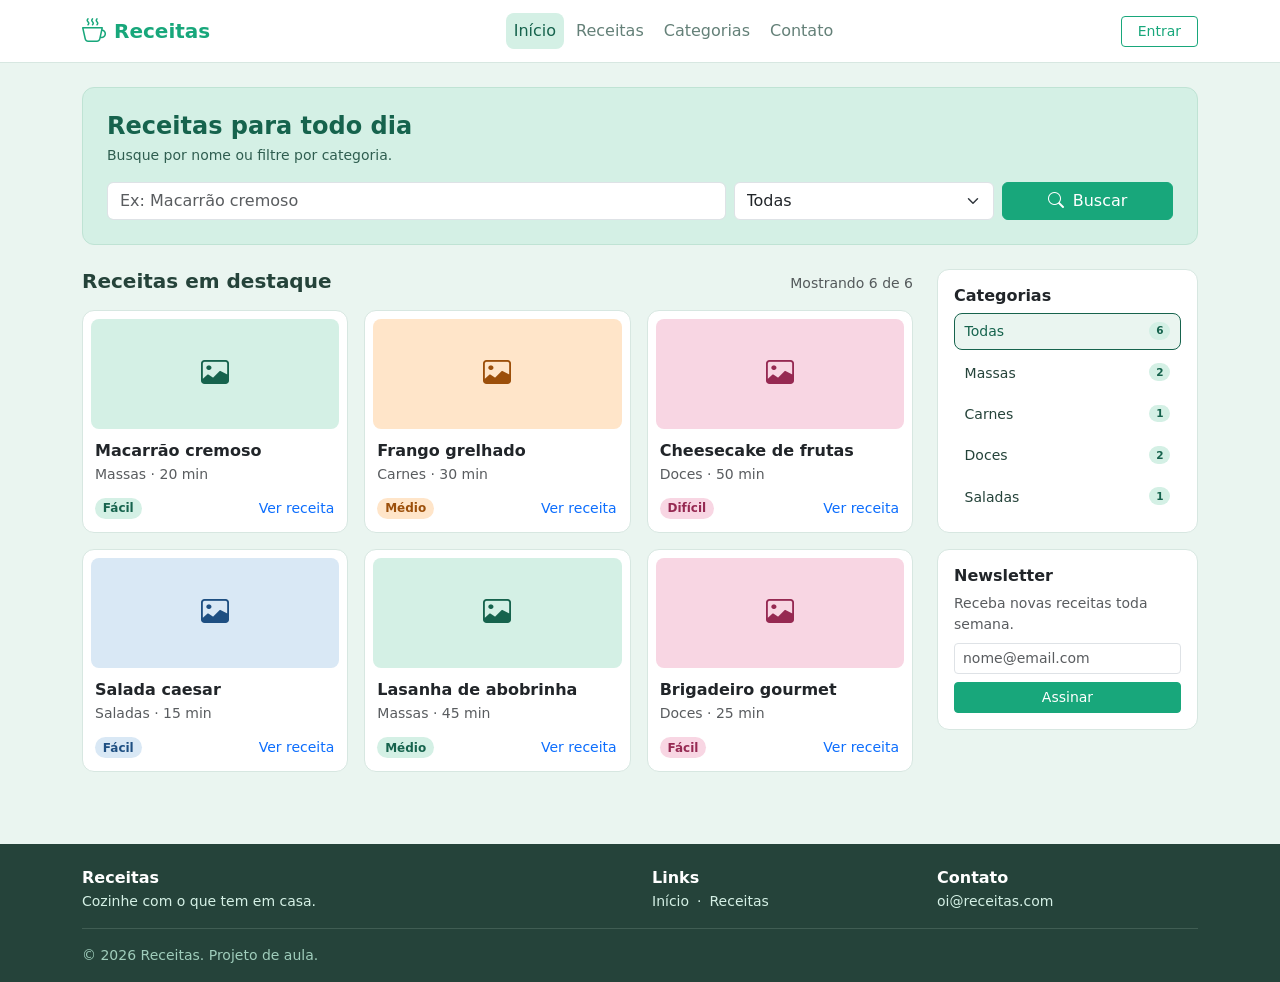
<file: index.html>
<!doctype html>
<html lang="pt-br" data-bs-theme="light">
  <head>
    <meta charset="UTF-8" />
    <meta name="viewport" content="width=device-width, initial-scale=1.0" />
    <title>Receitas — Início</title>

    <!-- Bootstrap 5.3 CSS e Bootstrap Icons -->
    <link
      href="https://cdn.jsdelivr.net/npm/bootstrap@5.3.3/dist/css/bootstrap.min.css"
      rel="stylesheet"
      integrity="sha384-QWTKZyjpPEjISv5WaRU9OFeRpok6YctnYmDr5pNlyT2bRjXh0JMhjY6hW+ALEwIH"
      crossorigin="anonymous"
    />
    <link
      rel="stylesheet"
      href="https://cdn.jsdelivr.net/npm/bootstrap-icons@1.11.3/font/bootstrap-icons.min.css"
    />

    <link rel="stylesheet" href="css/styles.css" />
  </head>

  <body>
    <!-- ================= CABEÇALHO E NAVEGAÇÃO ================= -->
    <header class="navbar-receitas sticky-top">
      <nav
        class="navbar navbar-expand-md py-2"
        aria-label="Navegação principal"
      >
        <div class="container">
          <!-- Marca / Logo -->
          <a
            class="navbar-brand brand-receitas d-flex align-items-center gap-2"
            href="index.html"
          >
            <i class="bi bi-cup-hot fs-4" aria-hidden="true"></i>
            <span id="receita">Receitas</span>
          </a>

          <!-- Botão Mobile -->
          <button
            class="navbar-toggler"
            type="button"
            data-bs-toggle="collapse"
            data-bs-target="#menuPrincipal"
            aria-controls="menuPrincipal"
            aria-expanded="false"
            aria-label="Alternar navegação"
          >
            <span class="navbar-toggler-icon"></span>
          </button>

          <!-- Links Centrais e Ação -->
          <div class="collapse navbar-collapse" id="menuPrincipal">
            <ul
              class="navbar-nav nav-receitas mx-auto gap-1 my-2 my-md-0"
              id="menu-links"
            >
              <li class="nav-item">
                <a class="nav-link active" aria-current="page" href="index.html"
                  >Início</a
                >
              </li>
              <li class="nav-item">
                <a class="nav-link" href="./pages/receitas.html">Receitas</a>
              </li>
              <li class="nav-item">
                <a class="nav-link" href="#secao-categorias">Categorias</a>
              </li>
              <li class="nav-item">
                <a class="nav-link" href="#rodape-contato">Contato</a>
              </li>
            </ul>

            <div class="d-flex align-items-center gap-2">
              <button
                type="button"
                class="btn btn-sm btn-outline-receitas px-3"
                id="btn-entrar"
              >
                Entrar
              </button>
            </div>
          </div>
        </div>
      </nav>
    </header>

    <!-- ================= CONTEÚDO PRINCIPAL ================= -->
    <main class="container py-4">
      <!-- Seção 1: Banner de Busca e Filtro -->
      <section class="section-search p-4 mb-4" aria-labelledby="titulo-busca">
        <div class="mb-3">
          <h1 id="titulo-busca" class="h4 fw-semibold mb-1">
            Receitas para todo dia
          </h1>
          <p class="small mb-0">Busque por nome ou filtre por categoria.</p>
        </div>

        <!-- Formulário de Busca (Eventos: submit, input, change) -->
        <form id="form-busca" role="search" novalidate>
          <div class="row g-2 align-items-center">
            <div class="col-12 col-md-7">
              <label for="input-busca" class="visually-hidden"
                >Buscar receita</label
              >
              <input
                type="search"
                id="input-busca"
                name="busca"
                class="form-control bg-white"
                placeholder="Ex: Macarrão cremoso"
                autocomplete="off"
              />
            </div>

            <div class="col-12 col-md-3">
              <label for="select-categoria" class="visually-hidden"
                >Filtrar por categoria</label
              >
              <select
                id="select-categoria"
                name="categoria"
                class="form-select bg-white"
              >
                <option value="todas" selected>Todas</option>
                <option value="Massas">Massas</option>
                <option value="Carnes">Carnes</option>
                <option value="Doces">Doces</option>
                <option value="Saladas">Saladas</option>
              </select>
            </div>

            <div class="col-12 col-md-2 d-grid">
              <button type="submit" id="btn-buscar" class="btn btn-receitas">
                <i class="bi bi-search me-1" aria-hidden="true"></i>
                Buscar
              </button>
            </div>
          </div>
        </form>
      </section>

      <!-- Grid Principal: Lista de Receitas (col-lg-9) + Barra Lateral (col-lg-3) -->
      <div class="row g-4 align-items-start">
        <!-- Coluna Esquerda: Receitas em Destaque -->
        <section class="col-12 col-lg-9" aria-labelledby="titulo-destaques">
          <div class="d-flex justify-content-between align-items-baseline mb-3">
            <h2 id="titulo-destaques" class="h5 fw-semibold mb-0">
              Receitas em destaque
            </h2>
            <small id="contador-receitas" class="text-muted"
              >Mostrando 6 de 6</small
            >
          </div>

          <!-- Mensagem de estado vazio (oculta por padrão; exibir via JS quando filter retornar []) -->
          <div
            id="mensagem-vazia"
            class="alert alert-light border text-center py-4 d-none"
            role="status"
          >
            <i
              class="bi bi-search fs-4 d-block mb-1 text-muted"
              aria-hidden="true"
            ></i>
            <span id="texto-mensagem-vazia"
              >Nenhuma receita encontrada para o filtro informado.</span
            >
          </div>

          <!-- Container dos Cards (Alvo para renderização dinâmica com map/filter/template) -->
          <div id="lista-receitas" class="row g-3">
          
          </div>
        </section>

        <!-- Coluna Direita: Barra Lateral (Categorias e Newsletter) -->
        <aside
          id="secao-categorias"
          class="col-12 col-lg-3"
          aria-label="Categorias e newsletter"
        >
          <!-- Bloco 1: Categorias -->
          <div class="card card-aside p-3 mb-3">
            <h2 class="h6 fw-semibold mb-2">Categorias</h2>
            <ul
              id="lista-categorias"
              class="list-unstyled mb-0 d-flex flex-column gap-1"
            >
            </ul>
          </div>

          <!-- Bloco 2: Formulário de Newsletter (Validação básica e mensagens) -->
          <div class="card card-aside p-3">
            <h2 class="h6 fw-semibold mb-2">Newsletter</h2>
            <p class="small text-muted mb-2">
              Receba novas receitas toda semana.
            </p>

            <form id="form-newsletter" novalidate>
              <div class="mb-2">
                <label for="input-newsletter-email" class="visually-hidden"
                  >Seu e-mail</label
                >
                <input
                  type="email"
                  id="input-newsletter-email"
                  name="email"
                  class="form-control form-control-sm"
                  placeholder="nome@email.com"
                  required
                />
                <!-- Mensagem de erro / sucesso para validação no DOM -->
                <div id="feedback-newsletter" class="invalid-feedback">
                  Informe um endereço de e-mail válido.
                </div>
              </div>

              <button
                type="submit"
                id="btn-assinar"
                class="btn btn-sm btn-receitas w-100"
              >
                Assinar
              </button>

              <!-- Alerta de confirmação dinâmica -->
              <div
                id="alerta-newsletter"
                class="alert alert-success py-1 px-2 small mt-2 mb-0 d-none"
                role="alert"
              >
                Inscrição realizada com sucesso!
              </div>
            </form>
          </div>
        </aside>
      </div>
    </main>
    <!-- ================= MODAL DE DETALHES (Para treino de find() + click) ================= -->
    <div
      class="modal fade"
      id="modalDetalhesReceita"
      tabindex="-1"
      aria-labelledby="modalDetalhesTitulo"
      aria-hidden="true"
    >
      <div class="modal-dialog modal-dialog-centered">
        <div class="modal-content">
          <div class="modal-header">
            <h3 class="modal-title h5" id="modalDetalhesTitulo">
              Título da Receita
            </h3>
            <button
              type="button"
              class="btn-close"
              data-bs-dismiss="modal"
              aria-label="Fechar"
            ></button>
          </div>
          <div class="modal-body" id="modalDetalhesCorpo">
            <!-- Preenchido dinamicamente via JS -->
          </div>
          <div class="modal-footer">
            <button
              type="button"
              class="btn btn-sm btn-secondary"
              data-bs-dismiss="modal"
            >
              Fechar
            </button>
          </div>
        </div>
      </div>
    </div>

    <!-- ================= RODAPÉ ================= -->
    <footer id="rodape-contato" class="footer-receitas mt-5 pt-4 pb-3">
      <div class="container">
        <div class="row g-4 pb-3">
          <div class="col-12 col-md-6">
            <h2 class="h6 text-white fw-semibold mb-1">Receitas</h2>
            <p class="small mb-0">Cozinhe com o que tem em casa.</p>
          </div>

          <div class="col-6 col-md-3">
            <h2 class="h6 text-white fw-semibold mb-1">Links</h2>
            <ul class="list-unstyled small mb-0 d-flex gap-2">
              <li><a href="index.html">Início</a></li>
              <li aria-hidden="true">·</li>
              <li><a href="receitas.html">Receitas</a></li>
            </ul>
          </div>

          <div class="col-6 col-md-3">
            <h2 class="h6 text-white fw-semibold mb-1">Contato</h2>
            <address class="small mb-0">
              <a href="mailto:oi@receitas.com">oi@receitas.com</a>
            </address>
          </div>
        </div>

        <div class="footer-copy pt-3 small">
          © 2026 Receitas. Projeto de aula.
        </div>
      </div>
    </footer>

    <!-- ================= TEMPLATES HTML (Para aula de clonagem e renderização dinâmica) ================= -->
    <template id="template-card-receita">
      <div class="col-12 col-sm-6 col-md-4">
        <article class="card card-receita h-100 p-2">
          <figure class="card-thumb mb-2">
            <i class="bi bi-image fs-3" aria-hidden="true"></i>
          </figure>
          <div class="card-body p-1 d-flex flex-column justify-content-between">
            <div>
              <h3 class="h6 fw-semibold mb-1 titulo-receita"></h3>
              <p class="small text-muted mb-2 info-receita"></p>
            </div>
            <div class="d-flex justify-content-between align-items-center mt-1">
              <span class="badge rounded-pill badge-dificuldade"></span>
              <button
                type="button"
                class="btn btn-sm btn-link text-decoration-none p-0 btn-detalhes"
              >
                Ver receita
              </button>
            </div>
          </div>
        </article>
      </div>
    </template>

    <template id="template-categoria-item">
      <li>
        <button
          type="button"
          class="btn btn-sm w-100 d-flex justify-content-between align-items-center btn-categoria-item"
        >
          <span class="nome-categoria"></span>
          <span class="badge rounded-pill badge-contador qtd-categoria"></span>
        </button>
      </li>
    </template>

    <!-- Bootstrap 5.3 JS Bundle -->
    <script
      src="https://cdn.jsdelivr.net/npm/bootstrap@5.3.3/dist/js/bootstrap.bundle.min.js"
      integrity="sha384-YvpcrYf0tY3lHB60NNkmXc5s9fDVZLESaAA55NDzOxhy9GkcIdslK1eN7N6jIeHz"
      crossorigin="anonymous"
    ></script>

    <!-- Script dos Alunos -->
    <script src="js/script.js"></script>
  </body>
</html>
</file>
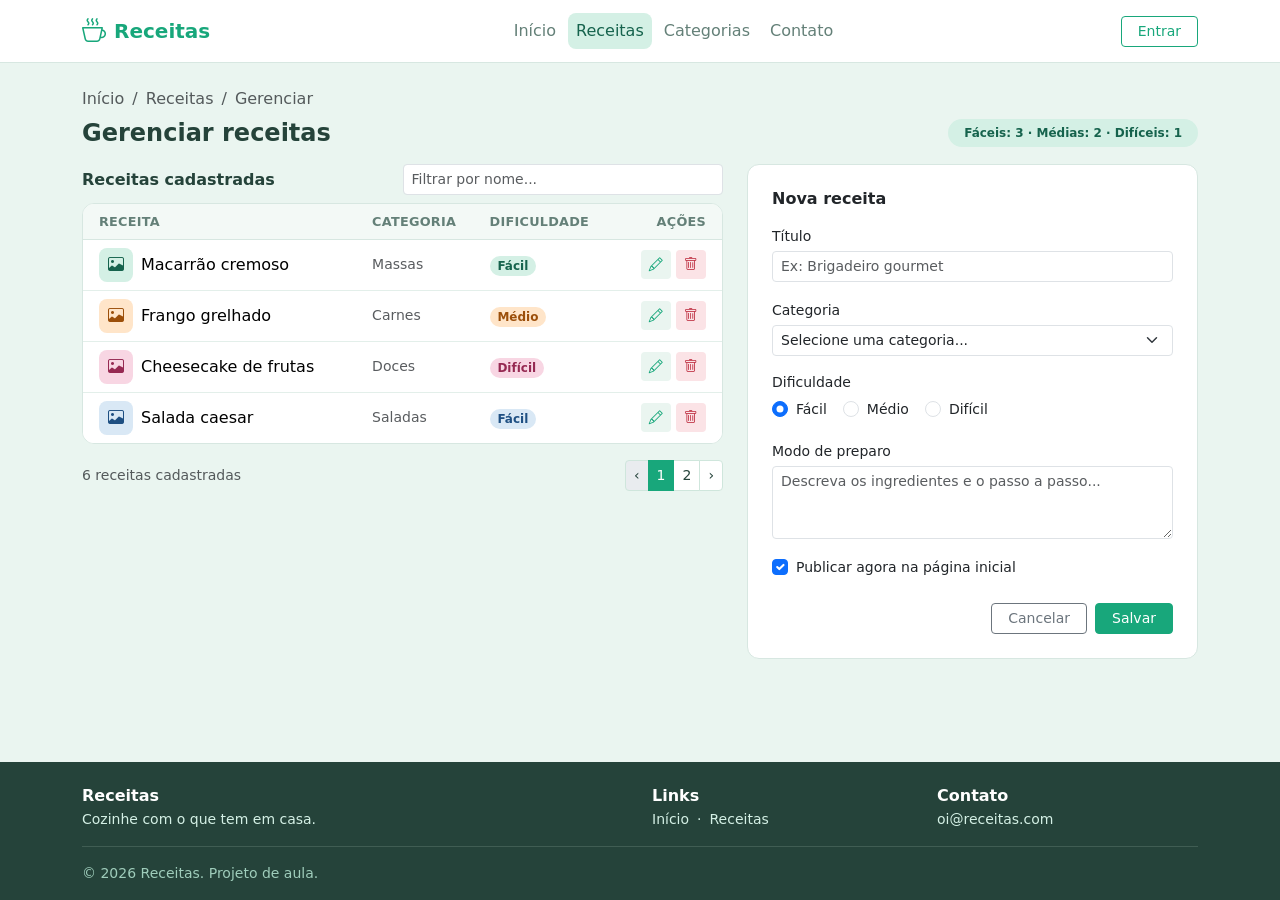
<file: pages/receitas.html>
<!doctype html>
<html lang="pt-br" data-bs-theme="light">
  <head>
    <meta charset="UTF-8" />
    <meta name="viewport" content="width=device-width, initial-scale=1.0" />
    <title>Receitas — Gerenciar</title>

    <!-- Bootstrap 5.3 CSS e Bootstrap Icons -->
    <link
      href="https://cdn.jsdelivr.net/npm/bootstrap@5.3.3/dist/css/bootstrap.min.css"
      rel="stylesheet"
      integrity="sha384-QWTKZyjpPEjISv5WaRU9OFeRpok6YctnYmDr5pNlyT2bRjXh0JMhjY6hW+ALEwIH"
      crossorigin="anonymous"
    />
    <link
      rel="stylesheet"
      href="https://cdn.jsdelivr.net/npm/bootstrap-icons@1.11.3/font/bootstrap-icons.min.css"
    />

    <!-- Arquivo CSS externo compartilhado -->
    <link rel="stylesheet" href="../css/styles.css" />
  </head>

  <body>
    <!-- ================= CABEÇALHO E NAVEGAÇÃO ================= -->
    <header class="navbar-receitas sticky-top">
      <nav class="navbar navbar-expand-md py-2" aria-label="Navegação principal">
        <div class="container">
          <!-- Marca / Logo -->
          <a class="navbar-brand brand-receitas d-flex align-items-center gap-2" href="../index.html">
            <i class="bi bi-cup-hot fs-4" aria-hidden="true"></i>
            <span>Receitas</span>
          </a>

          <!-- Botão Mobile -->
          <button
            class="navbar-toggler"
            type="button"
            data-bs-toggle="collapse"
            data-bs-target="#menuPrincipal"
            aria-controls="menuPrincipal"
            aria-expanded="false"
            aria-label="Alternar navegação"
          >
            <span class="navbar-toggler-icon"></span>
          </button>

          <!-- Links Centrais e Ação -->
          <div class="collapse navbar-collapse" id="menuPrincipal">
            <ul class="navbar-nav nav-receitas mx-auto gap-1 my-2 my-md-0" id="menu-links">
              <li class="nav-item">
                <a class="nav-link" href="../index.html">Início</a>
              </li>
              <li class="nav-item">
                <a class="nav-link active" aria-current="page" href="receitas.html">Receitas</a>
              </li>
              <li class="nav-item">
                <a class="nav-link" href="index.html#secao-categorias">Categorias</a>
              </li>
              <li class="nav-item">
                <a class="nav-link" href="#rodape-contato">Contato</a>
              </li>
            </ul>

            <div class="d-flex align-items-center gap-2">
              <button
                type="button"
                class="btn btn-sm btn-outline-receitas px-3"
                id="btn-entrar"
              >
                Entrar
              </button>
            </div>
          </div>
        </div>
      </nav>
    </header>

    <!-- ================= CONTEÚDO PRINCIPAL ================= -->
    <main class="container py-4">
      <!-- Breadcrumb Semântico -->
      <nav aria-label="breadcrumb" class="mb-2">
        <ol class="breadcrumb small mb-0">
          <li class="breadcrumb-item"><a href="index.html" class="text-decoration-none text-muted">Início</a></li>
          <li class="breadcrumb-item"><a href="receitas.html" class="text-decoration-none text-muted">Receitas</a></li>
          <li class="breadcrumb-item active fw-medium" aria-current="page">Gerenciar</li>
        </ol>
      </nav>

      <!-- Cabeçalho da Página -->
      <div class="d-flex flex-wrap justify-content-between align-items-center gap-2 mb-3">
        <h1 class="h4 fw-semibold mb-0">Gerenciar receitas</h1>
        <span class="badge rounded-pill tema-massas px-3 py-2" id="badge-resumo-dificuldade">
          Fáceis: 2 · Médias: 1 · Difíceis: 1
        </span>
      </div>

      <!-- Alerta de Feedback Dinâmico (Exibir/ocultar via DOM após salvar/editar/excluir) -->
      <div
        id="alerta-feedback"
        class="alert alerta-receitas alert-dismissible fade show d-flex align-items-center justify-content-between py-2 px-3 mb-4"
        role="alert"
      >
        <div class="d-flex align-items-center gap-2 small">
          <i class="bi bi-check-circle-fill fs-6" aria-hidden="true"></i>
          <span id="texto-alerta-feedback">Receita “Brigadeiro gourmet” salva com sucesso.</span>
        </div>
        <button
          type="button"
          class="btn btn-sm p-0 border-0 text-success"
          id="btn-fechar-alerta"
          aria-label="Fechar alerta"
        >
          <i class="bi bi-x-lg" aria-hidden="true"></i>
        </button>
      </div>

      <!-- Grid Principal: Tabela (col-lg-7) + Formulário CRUD (col-lg-5) -->
      <div class="row g-4 align-items-start">
        <!-- Coluna Esquerda: Listagem em Tabela + Paginação -->
        <section class="col-12 col-lg-7" aria-labelledby="titulo-tabela-receitas">
          <div class="d-flex justify-content-between align-items-center mb-2">
            <h2 id="titulo-tabela-receitas" class="h6 fw-semibold mb-0">Receitas cadastradas</h2>
            <div class="w-50">
              <label for="filtro-tabela" class="visually-hidden">Filtrar na tabela</label>
              <input
                type="search"
                id="filtro-tabela"
                class="form-control form-control-sm bg-white"
                placeholder="Filtrar por nome..."
              />
            </div>
          </div>

          <div class="card card-painel overflow-hidden">
            <div class="table-responsive">
              <table class="table table-hover tabela-receitas mb-0" id="tabela-receitas">
                <caption class="visually-hidden">
                  Lista de receitas cadastradas com opções de edição e exclusão
                </caption>
                <thead>
                  <tr>
                    <th scope="col" class="ps-3">Receita</th>
                    <th scope="col">Categoria</th>
                    <th scope="col">Dificuldade</th>
                    <th scope="col" class="text-end pe-3">Ações</th>
                  </tr>
                </thead>
                <tbody id="corpo-tabela-receitas">
                 
                </tbody>
              </table>
            </div>
          </div>

          <!-- Rodapé da Tabela: Contador + Paginação -->
          <div class="d-flex justify-content-between align-items-center mt-3">
            <small id="contador-tabela" class="text-muted">4 receitas cadastradas</small>

            <nav aria-label="Paginação de receitas">
              <ul class="pagination pagination-sm paginacao-receitas mb-0" id="paginacao-receitas">
                <li class="page-item disabled">
                  <button type="button" class="page-link" data-pagina="prev" aria-label="Anterior">
                    &lsaquo;
                  </button>
                </li>
                <li class="page-item active" aria-current="page">
                  <button type="button" class="page-link" data-pagina="1">1</button>
                </li>
                <li class="page-item">
                  <button type="button" class="page-link" data-pagina="2">2</button>
                </li>
                <li class="page-item">
                  <button type="button" class="page-link" data-pagina="next" aria-label="Próxima">
                    &rsaquo;
                  </button>
                </li>
              </ul>
            </nav>
          </div>
        </section>

        <!-- Coluna Direita: Formulário de Cadastro / Edição com Validação -->
        <section class="col-12 col-lg-5" aria-labelledby="titulo-form-receita">
          <form id="form-receita" class="card card-painel p-4" novalidate>
            <div class="d-flex justify-content-between align-items-center mb-3">
              <h2 id="titulo-form-receita" class="h6 fw-semibold mb-0">Nova receita</h2>
              <span id="badge-modo-edicao" class="badge bg-warning text-dark d-none">
                Editando
              </span>
            </div>

            <!-- Campo oculto para guardar o ID em caso de edição -->
            <input type="hidden" id="receita-id" name="id" value="" />

            <!-- Campo 1: Título -->
            <div class="mb-3">
              <label for="input-titulo" class="form-label small fw-medium mb-1">Título</label>
              <input
                type="text"
                id="input-titulo"
                name="titulo"
                class="form-control form-control-sm"
                placeholder="Ex: Brigadeiro gourmet"
                required
                minlength="3"
              />
              <div id="erro-titulo" class="invalid-feedback">
                Informe um título com pelo menos 3 caracteres.
              </div>
            </div>

            <!-- Campo 2: Categoria -->
            <div class="mb-3">
              <label for="select-receita-categoria" class="form-label small fw-medium mb-1">
                Categoria
              </label>
              <select
                id="select-receita-categoria"
                name="categoria"
                class="form-select form-select-sm"
                required
              >
                <option value="" selected disabled>Selecione uma categoria...</option>
                <option value="Massas">Massas</option>
                <option value="Carnes">Carnes</option>
                <option value="Doces">Doces</option>
                <option value="Saladas">Saladas</option>
              </select>
              <div id="erro-categoria" class="invalid-feedback">
                Selecione uma categoria válida.
              </div>
            </div>

            <!-- Campo 3: Dificuldade (Radios semânticos com fieldset/legend) -->
            <fieldset class="mb-3">
              <legend class="form-label small fw-medium mb-1">Dificuldade</legend>
              <div class="d-flex flex-wrap gap-3">
                <div class="form-check">
                  <input
                    class="form-check-input"
                    type="radio"
                    name="dificuldade"
                    id="dif-facil"
                    value="Fácil"
                    checked
                  />
                  <label class="form-check-label small" for="dif-facil">Fácil</label>
                </div>
                <div class="form-check">
                  <input
                    class="form-check-input"
                    type="radio"
                    name="dificuldade"
                    id="dif-medio"
                    value="Médio"
                  />
                  <label class="form-check-label small" for="dif-medio">Médio</label>
                </div>
                <div class="form-check">
                  <input
                    class="form-check-input"
                    type="radio"
                    name="dificuldade"
                    id="dif-dificil"
                    value="Difícil"
                  />
                  <label class="form-check-label small" for="dif-dificil">Difícil</label>
                </div>
              </div>
            </fieldset>

            <!-- Campo 4: Modo de Preparo (Textarea com feedback de validação) -->
            <div class="mb-3">
              <label for="textarea-preparo" class="form-label small fw-medium mb-1">
                Modo de preparo
              </label>
              <textarea
                id="textarea-preparo"
                name="preparo"
                class="form-control form-control-sm"
                rows="3"
                placeholder="Descreva os ingredientes e o passo a passo..."
                required
                minlength="10"
              ></textarea>
              <div id="erro-preparo" class="invalid-feedback">
                Descreva o modo de preparo (mínimo de 10 caracteres).
              </div>
            </div>

            <!-- Campo 5: Checkbox Publicar Agora -->
            <div class="form-check mb-4">
              <input
                class="form-check-input"
                type="checkbox"
                id="check-publicar"
                name="publicar"
                checked
              />
              <label class="form-check-label small" for="check-publicar">
                Publicar agora na página inicial
              </label>
            </div>

            <!-- Botões do Formulário -->
            <div class="d-flex justify-content-end gap-2">
              <button
                type="button"
                id="btn-cancelar-receita"
                class="btn btn-sm btn-outline-secondary px-3"
              >
                Cancelar
              </button>
              <button
                type="submit"
                id="btn-salvar-receita"
                class="btn btn-sm btn-receitas px-3"
              >
                Salvar
              </button>
            </div>
          </form>
        </section>
      </div>
    </main>

    <!-- ================= RODAPÉ ================= -->
    <footer id="rodape-contato" class="footer-receitas mt-5 pt-4 pb-3">
      <div class="container">
        <div class="row g-4 pb-3">
          <div class="col-12 col-md-6">
            <h2 class="h6 text-white fw-semibold mb-1">Receitas</h2>
            <p class="small mb-0">Cozinhe com o que tem em casa.</p>
          </div>

          <div class="col-6 col-md-3">
            <h2 class="h6 text-white fw-semibold mb-1">Links</h2>
            <ul class="list-unstyled small mb-0 d-flex gap-2">
              <li><a href="index.html">Início</a></li>
              <li aria-hidden="true">·</li>
              <li><a href="receitas.html">Receitas</a></li>
            </ul>
          </div>

          <div class="col-6 col-md-3">
            <h2 class="h6 text-white fw-semibold mb-1">Contato</h2>
            <address class="small mb-0">
              <a href="mailto:oi@receitas.com">oi@receitas.com</a>
            </address>
          </div>
        </div>

        <div class="footer-copy pt-3 small">
          © 2026 Receitas. Projeto de aula.
        </div>
      </div>
    </footer>

    <!-- ================= TEMPLATE HTML (Para renderização dinâmica das linhas da tabela) ================= -->
    <template id="template-linha-receita">
      <tr>
        <td class="ps-3">
          <div class="d-flex align-items-center gap-2">
            <span class="thumb-tabela">
              <i class="bi bi-image" aria-hidden="true"></i>
            </span>
            <span class="fw-medium celula-titulo"></span>
          </div>
        </td>
        <td class="text-muted small celula-categoria"></td>
        <td>
          <span class="badge rounded-pill celula-dificuldade"></span>
        </td>
        <td class="text-end pe-3 text-nowrap">
          <button
            type="button"
            class="btn btn-sm btn-acao-editar btn-editar"
            title="Editar"
          >
            <i class="bi bi-pencil" aria-hidden="true"></i>
          </button>
          <button
            type="button"
            class="btn btn-sm btn-acao-excluir btn-excluir"
            title="Excluir"
          >
            <i class="bi bi-trash" aria-hidden="true"></i>
          </button>
        </td>
      </tr>
    </template>

    <!-- Bootstrap 5.3 JS Bundle -->
    <script
      src="https://cdn.jsdelivr.net/npm/bootstrap@5.3.3/dist/js/bootstrap.bundle.min.js"
      integrity="sha384-YvpcrYf0tY3lHB60NNkmXc5s9fDVZLESaAA55NDzOxhy9GkcIdslK1eN7N6jIeHz"
      crossorigin="anonymous"
    ></script>

    <!-- Script dos Alunos -->
    <script src="../js/receitas.js"></script>
  </body>
</html>
</file>
<file: css/styles.css>
:root {
  --cor-fundo-pagina: #eaf5f0;
  --cor-destaque-suave: #d4f0e5;
  --cor-primaria: #18a77b;
  --cor-primaria-hover: #138a65;
  --cor-texto-escuro: #25433a;
  --cor-texto-titulo: #16634d;
  --cor-texto-suave: #648078;
  --cor-borda-suave: #d7e7e1;
}

body {
  background-color: var(--cor-fundo-pagina);
  color: var(--cor-texto-escuro);
  min-height: 100vh;
  display: flex;
  flex-direction: column;
}

main {
  flex: 1;
}

/* Navbar */
.navbar-receitas {
  background-color: #ffffff;
  border-bottom: 1px solid var(--cor-borda-suave);
}

.brand-receitas {
  color: var(--cor-primaria);
  font-weight: 600;
}

.brand-receitas:hover {
  color: var(--cor-primaria-hover);
}

.nav-receitas .nav-link {
  color: var(--cor-texto-suave);
  border-radius: 0.5rem;
  padding: 0.4rem 0.85rem;
  font-weight: 500;
  transition:
    background-color 0.15s ease,
    color 0.15s ease;
}

.nav-receitas .nav-link:hover {
  background-color: var(--cor-fundo-pagina);
  color: var(--cor-texto-escuro);
}

.nav-receitas .nav-link.active {
  background-color: var(--cor-destaque-suave);
  color: var(--cor-texto-titulo);
}

/* Botões Customizados */
.btn-receitas {
  background-color: var(--cor-primaria);
  border-color: var(--cor-primaria);
  color: #ffffff;
}

.btn-receitas:hover {
  background-color: var(--cor-primaria-hover);
  border-color: var(--cor-primaria-hover);
  color: #ffffff;
}

.btn-outline-receitas {
  border-color: var(--cor-primaria);
  color: var(--cor-primaria);
  background-color: #ffffff;
}

.btn-outline-receitas:hover {
  background-color: var(--cor-primaria);
  color: #ffffff;
}

/* Seção Hero / Busca */
.section-search {
  background-color: var(--cor-destaque-suave);
  border: 1px solid #bfe3d4;
  border-radius: 0.75rem;
}

.section-search h1 {
  color: var(--cor-texto-titulo);
}

.section-search p {
  color: #2f5e50;
}

/* Cards e Aside */
.card-receita,
.card-aside {
  background-color: #ffffff;
  border: 1px solid var(--cor-borda-suave);
  border-radius: 0.75rem;
  transition:
    transform 0.15s ease,
    box-shadow 0.15s ease;
}

.card-receita:hover {
  transform: translateY(-2px);
  box-shadow: 0 4px 12px rgba(37, 67, 58, 0.08);
}

.card-thumb {
  height: 110px;
  border-radius: 0.5rem;
  display: flex;
  align-items: center;
  justify-content: center;
  background-color: var(--cor-destaque-suave);
  color: var(--cor-primaria);
}

/* Variações de cores por categoria (para usar via JS/classes) */
.tema-massas {
  background-color: #d4f0e5;
  color: #16634d;
}
.tema-carnes {
  background-color: #ffe5c9;
  color: #9c4f0a;
}
.tema-doces {
  background-color: #f8d6e3;
  color: #962952;
}
.tema-saladas {
  background-color: #d9e8f5;
  color: #1e4f82;
}

/* Lista de Categorias no Aside */
.btn-categoria-item {
  color: var(--cor-texto-escuro);
  border-radius: 0.5rem;
  padding: 0.45rem 0.6rem;
  transition: background-color 0.15s ease;
}

.btn-categoria-item:hover,
.btn-categoria-item.active {
  background-color: var(--cor-fundo-pagina);
  color: var(--cor-texto-titulo);
  font-weight: 500;
}

.badge-contador {
  background-color: var(--cor-destaque-suave);
  color: var(--cor-texto-titulo);
}

/* Footer */
.footer-receitas {
  background-color: var(--cor-texto-escuro);
  color: var(--cor-destaque-suave);
}

.footer-receitas a {
  color: var(--cor-destaque-suave);
  text-decoration: none;
}

.footer-receitas a:hover {
  text-decoration: underline;
  color: #ffffff;
}

.footer-copy {
  color: #9fcdbb;
  border-top: 1px solid rgba(212, 240, 229, 0.15);
}

.exemplo-back {
  background-color: yellow;
  transform: scale(1.1);
  border: #18a77b dashed 2px;
}

/* Cards e Tabela */
.card-painel {
  background-color: #ffffff;
  border: 1px solid var(--cor-borda-suave);
  border-radius: 0.75rem;
}

.tabela-receitas thead th {
  background-color: #f3f9f6;
  color: var(--cor-texto-suave);
  font-size: 0.8rem;
  font-weight: 600;
  text-transform: uppercase;
  letter-spacing: 0.02em;
  border-bottom: 1px solid var(--cor-borda-suave);
}

.tabela-receitas tbody td {
  vertical-align: middle;
  border-color: #e3efea;
}

.thumb-tabela {
  width: 34px;
  height: 34px;
  border-radius: 0.5rem;
  display: inline-flex;
  align-items: center;
  justify-content: center;
  flex-shrink: 0;
}

/* Botões de Ação na Tabela */
.btn-acao-editar {
  background-color: #eaf5f0;
  color: #18a77b;
  border: none;
}

.btn-acao-editar:hover {
  background-color: #d4f0e5;
  color: #138a65;
}

.btn-acao-excluir {
  background-color: #fbe3e6;
  color: #c23b4c;
  border: none;
}

.btn-acao-excluir:hover {
  background-color: #f7ccd2;
  color: #9e2938;
}

/* Alerta de feedback */
.alerta-receitas {
  background-color: var(--cor-destaque-suave);
  border: 1px solid #9fd9c0;
  color: var(--cor-texto-titulo);
}

/* Paginação */
.paginacao-receitas .page-link {
  color: var(--cor-texto-escuro);
  border-color: #cfe6dc;
}

.paginacao-receitas .page-item.active .page-link {
  background-color: var(--cor-primaria);
  border-color: var(--cor-primaria);
  color: #ffffff;
}
</file>
